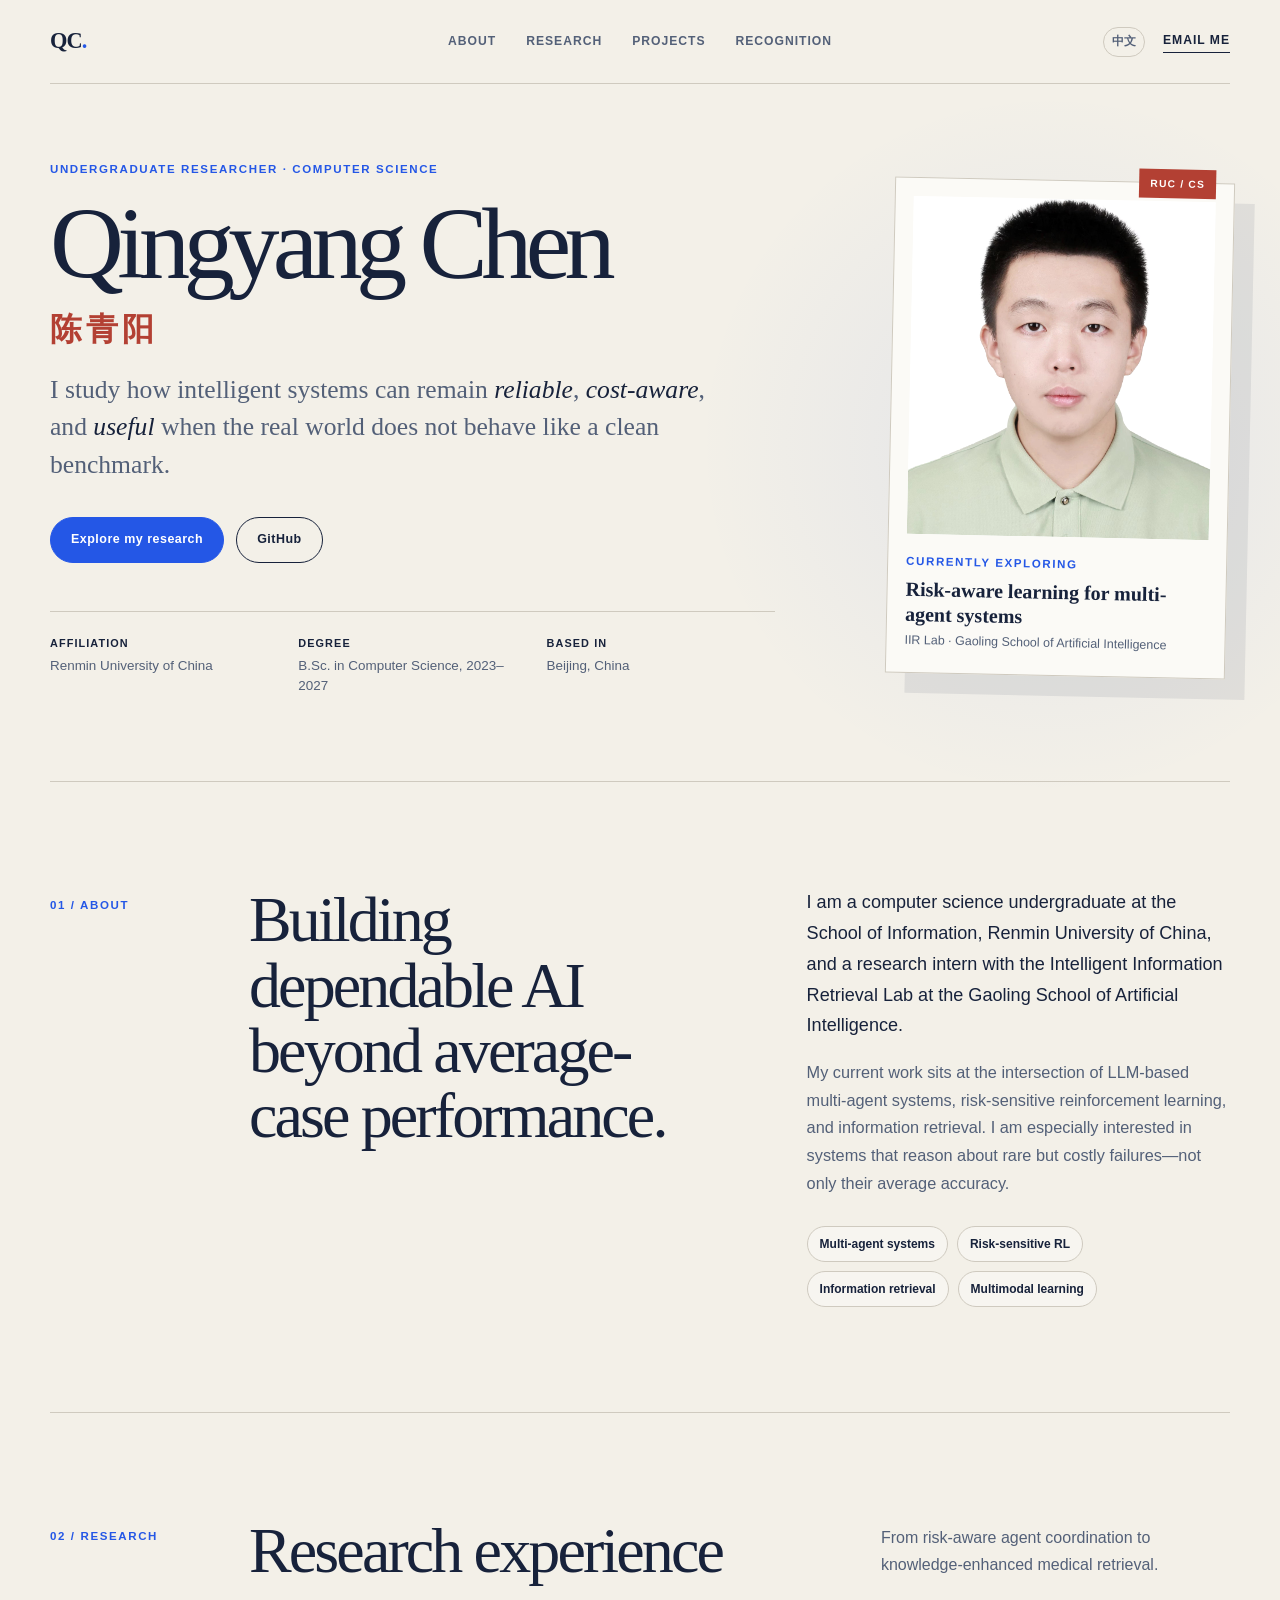
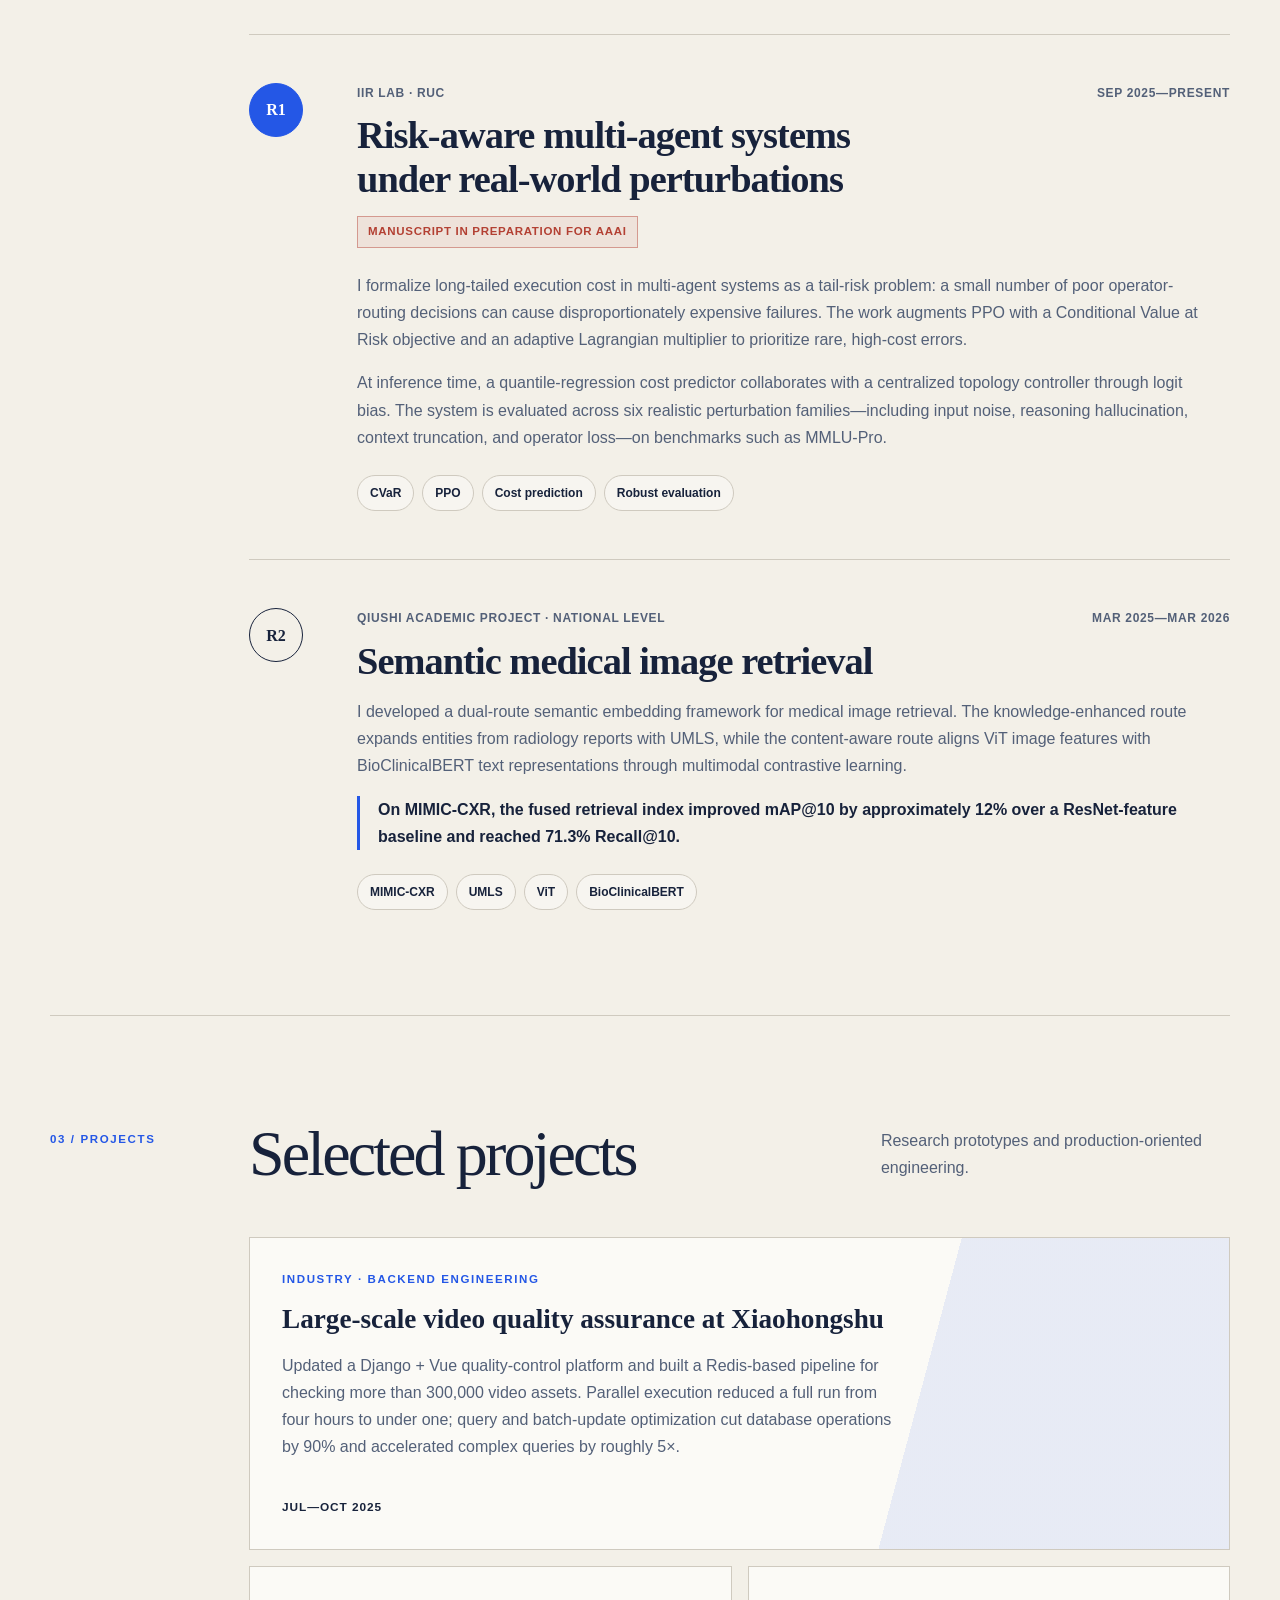
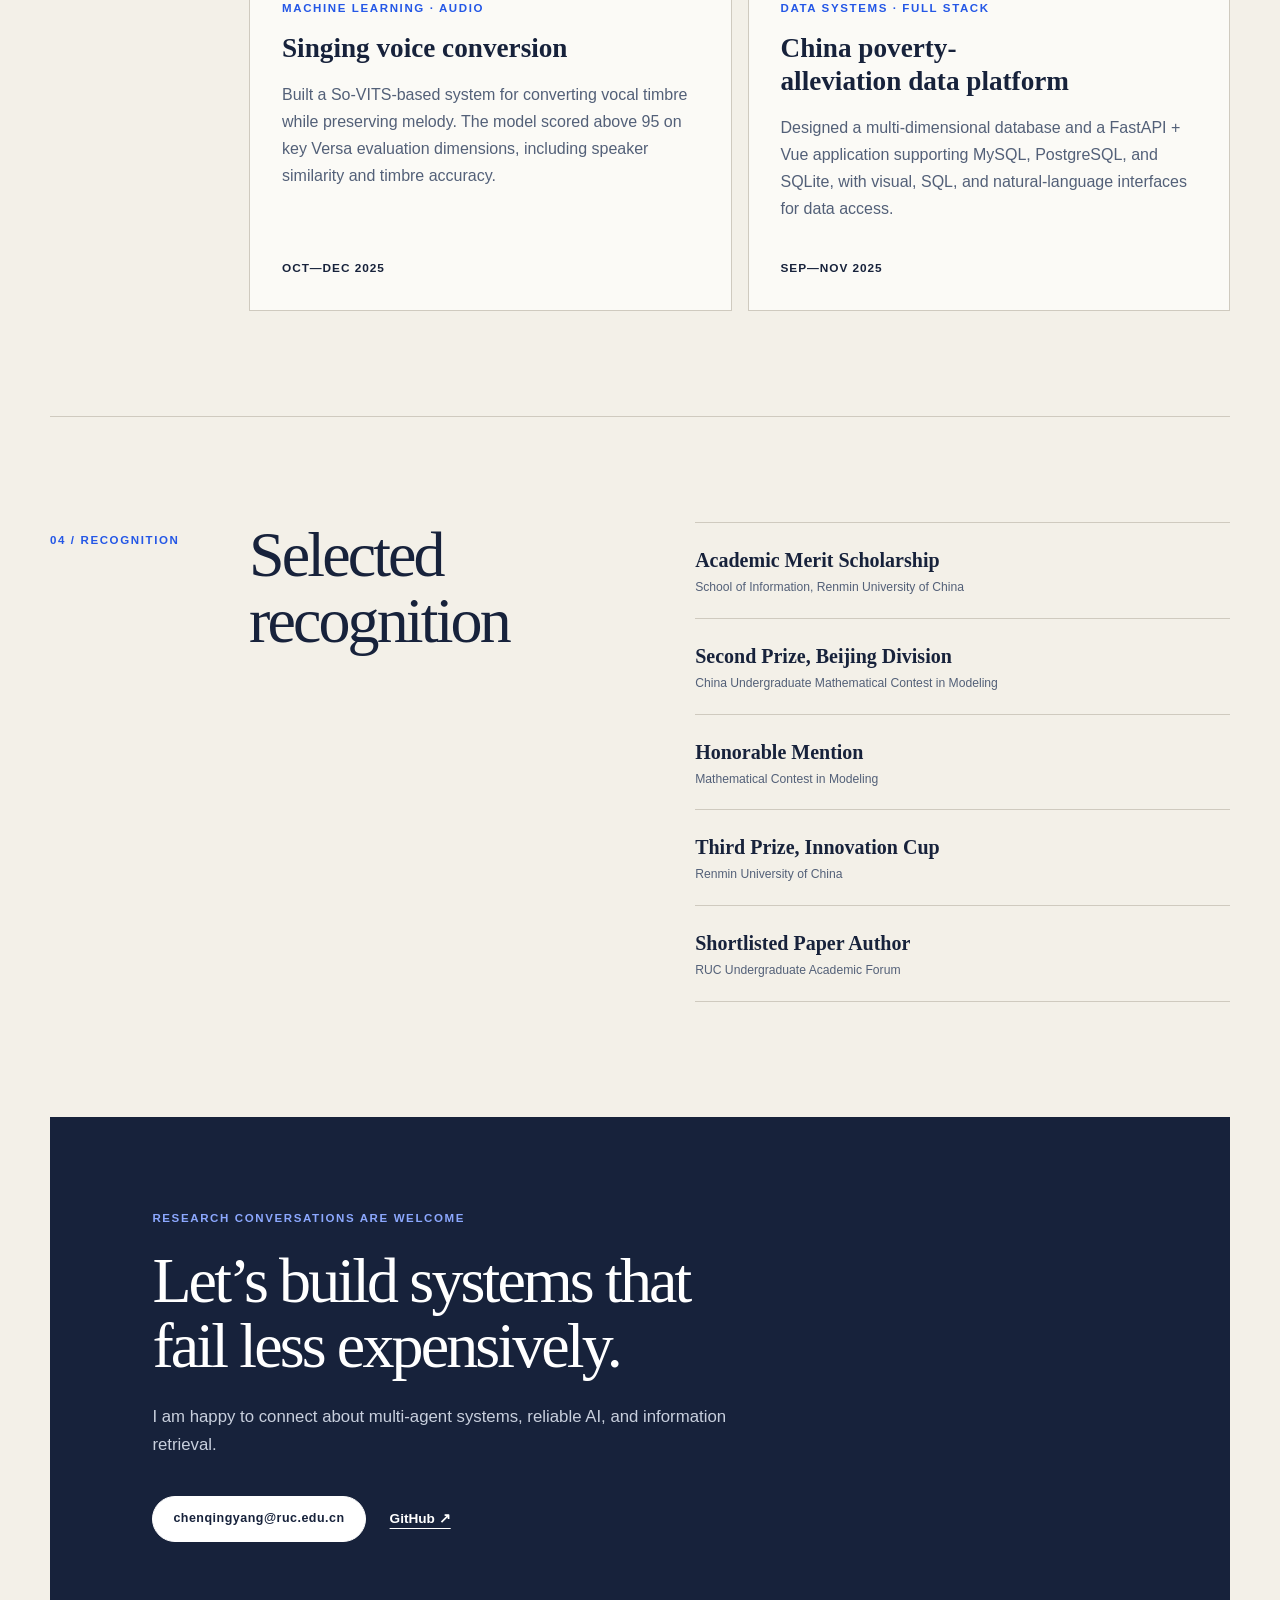
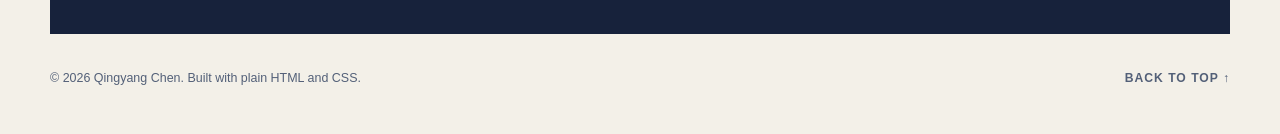
<file: index.html>
<!doctype html>
<html lang="en">
  <head>
    <meta charset="utf-8" />
    <meta name="viewport" content="width=device-width, initial-scale=1" />
    <meta
      name="description"
      content="Qingyang Chen is an undergraduate researcher at Renmin University of China, working on reliable multi-agent systems, risk-sensitive learning, and information retrieval."
    />
    <meta name="theme-color" content="#f3f0e8" />
    <meta property="og:title" content="Qingyang Chen · Academic Homepage" />
    <meta
      property="og:description"
      content="Undergraduate researcher working on reliable multi-agent systems, risk-sensitive learning, and information retrieval."
    />
    <meta property="og:type" content="website" />
    <meta property="og:url" content="https://anapplefish.github.io/" />
    <link rel="canonical" href="https://anapplefish.github.io/" />
    <link rel="alternate" hreflang="en" href="https://anapplefish.github.io/" />
    <link rel="alternate" hreflang="zh-CN" href="https://anapplefish.github.io/zh/" />
    <link rel="alternate" hreflang="x-default" href="https://anapplefish.github.io/" />
    <title>Qingyang Chen · Academic Homepage</title>
    <link rel="stylesheet" href="styles.css" />
  </head>
  <body>
    <a class="skip-link" href="#main">Skip to content</a>

    <header class="site-header">
      <a class="wordmark" href="#top" aria-label="Qingyang Chen, home">
        QC<span class="wordmark-dot">.</span>
      </a>
      <nav aria-label="Primary navigation">
        <a href="#about">About</a>
        <a href="#research">Research</a>
        <a href="#projects">Projects</a>
        <a href="#recognition">Recognition</a>
      </nav>
      <div class="header-tools">
        <a class="lang-switch" href="zh/" lang="zh-CN" aria-label="切换到中文">中文</a>
        <a class="header-contact" href="mailto:chenqingyang@ruc.edu.cn">Email me</a>
      </div>
    </header>

    <main id="main">
      <section class="hero" id="top" aria-labelledby="hero-title">
        <div class="hero-copy">
          <p class="eyebrow">Undergraduate researcher · Computer science</p>
          <h1 id="hero-title">Qingyang Chen <span lang="zh-CN">陈青阳</span></h1>
          <p class="hero-lede">
            I study how intelligent systems can remain <em>reliable</em>,
            <em>cost-aware</em>, and <em>useful</em> when the real world does not
            behave like a clean benchmark.
          </p>
          <div class="hero-actions">
            <a class="button button-primary" href="#research">Explore my research</a>
            <a class="button button-secondary" href="https://github.com/anapplefish">GitHub</a>
          </div>
          <ul class="hero-facts" aria-label="Affiliation and status">
            <li><span>Affiliation</span>Renmin University of China</li>
            <li><span>Degree</span>B.Sc. in Computer Science, 2023–2027</li>
            <li><span>Based in</span>Beijing, China</li>
          </ul>
        </div>

        <aside class="portrait-card" aria-label="Profile portrait and current focus">
          <div class="portrait-frame">
            <img
              src="assets/profile.jpg"
              width="2098"
              height="2998"
              alt="Portrait of Qingyang Chen"
            />
          </div>
          <p class="portrait-label">Currently exploring</p>
          <p class="portrait-focus">Risk-aware learning for multi-agent systems</p>
          <p class="portrait-meta">IIR Lab · Gaoling School of Artificial Intelligence</p>
        </aside>
      </section>

      <section class="section about" id="about" aria-labelledby="about-title">
        <div class="section-kicker">01 / About</div>
        <div class="section-content about-grid">
          <h2 id="about-title">Building dependable AI beyond average-case performance.</h2>
          <div class="about-copy">
            <p>
              I am a computer science undergraduate at the School of Information,
              Renmin University of China, and a research intern with the Intelligent
              Information Retrieval Lab at the Gaoling School of Artificial
              Intelligence.
            </p>
            <p>
              My current work sits at the intersection of LLM-based multi-agent
              systems, risk-sensitive reinforcement learning, and information
              retrieval. I am especially interested in systems that reason about
              rare but costly failures—not only their average accuracy.
            </p>
            <div class="interest-list" aria-label="Research interests">
              <span>Multi-agent systems</span>
              <span>Risk-sensitive RL</span>
              <span>Information retrieval</span>
              <span>Multimodal learning</span>
            </div>
          </div>
        </div>
      </section>

      <section class="section research" id="research" aria-labelledby="research-title">
        <div class="section-kicker">02 / Research</div>
        <div class="section-content">
          <div class="section-heading-row">
            <h2 id="research-title">Research experience</h2>
            <p>From risk-aware agent coordination to knowledge-enhanced medical retrieval.</p>
          </div>

          <article class="research-card research-card-featured">
            <div class="research-index">R1</div>
            <div class="research-body">
              <div class="research-meta">
                <span>IIR Lab · RUC</span>
                <span>Sep 2025—Present</span>
              </div>
              <h3>Risk-aware multi-agent systems under real-world perturbations</h3>
              <p class="status-pill">Manuscript in preparation for AAAI</p>
              <p>
                I formalize long-tailed execution cost in multi-agent systems as a
                tail-risk problem: a small number of poor operator-routing decisions
                can cause disproportionately expensive failures. The work augments PPO
                with a Conditional Value at Risk objective and an adaptive Lagrangian
                multiplier to prioritize rare, high-cost errors.
              </p>
              <p>
                At inference time, a quantile-regression cost predictor collaborates
                with a centralized topology controller through logit bias. The system
                is evaluated across six realistic perturbation families—including
                input noise, reasoning hallucination, context truncation, and operator
                loss—on benchmarks such as MMLU-Pro.
              </p>
              <ul class="tag-list" aria-label="Methods used">
                <li>CVaR</li>
                <li>PPO</li>
                <li>Cost prediction</li>
                <li>Robust evaluation</li>
              </ul>
            </div>
          </article>

          <article class="research-card">
            <div class="research-index">R2</div>
            <div class="research-body">
              <div class="research-meta">
                <span>Qiushi Academic Project · National level</span>
                <span>Mar 2025—Mar 2026</span>
              </div>
              <h3>Semantic medical image retrieval</h3>
              <p>
                I developed a dual-route semantic embedding framework for medical
                image retrieval. The knowledge-enhanced route expands entities from
                radiology reports with UMLS, while the content-aware route aligns ViT
                image features with BioClinicalBERT text representations through
                multimodal contrastive learning.
              </p>
              <p class="result-line">
                On MIMIC-CXR, the fused retrieval index improved mAP@10 by approximately
                12% over a ResNet-feature baseline and reached 71.3% Recall@10.
              </p>
              <ul class="tag-list" aria-label="Methods used">
                <li>MIMIC-CXR</li>
                <li>UMLS</li>
                <li>ViT</li>
                <li>BioClinicalBERT</li>
              </ul>
            </div>
          </article>
        </div>
      </section>

      <section class="section projects" id="projects" aria-labelledby="projects-title">
        <div class="section-kicker">03 / Projects</div>
        <div class="section-content">
          <div class="section-heading-row">
            <h2 id="projects-title">Selected projects</h2>
            <p>Research prototypes and production-oriented engineering.</p>
          </div>

          <div class="project-grid">
            <article class="project-card project-card-wide">
              <p class="project-type">Industry · Backend engineering</p>
              <h3>Large-scale video quality assurance at Xiaohongshu</h3>
              <p>
                Updated a Django + Vue quality-control platform and built a Redis-based
                pipeline for checking more than 300,000 video assets. Parallel execution
                reduced a full run from four hours to under one; query and batch-update
                optimization cut database operations by 90% and accelerated complex
                queries by roughly 5×.
              </p>
              <p class="project-date">Jul—Oct 2025</p>
            </article>

            <article class="project-card">
              <p class="project-type">Machine learning · Audio</p>
              <h3>Singing voice conversion</h3>
              <p>
                Built a So-VITS-based system for converting vocal timbre while
                preserving melody. The model scored above 95 on key Versa evaluation
                dimensions, including speaker similarity and timbre accuracy.
              </p>
              <p class="project-date">Oct—Dec 2025</p>
            </article>

            <article class="project-card">
              <p class="project-type">Data systems · Full stack</p>
              <h3>China poverty-alleviation data platform</h3>
              <p>
                Designed a multi-dimensional database and a FastAPI + Vue application
                supporting MySQL, PostgreSQL, and SQLite, with visual, SQL, and
                natural-language interfaces for data access.
              </p>
              <p class="project-date">Sep—Nov 2025</p>
            </article>
          </div>
        </div>
      </section>

      <section class="section recognition" id="recognition" aria-labelledby="recognition-title">
        <div class="section-kicker">04 / Recognition</div>
        <div class="section-content recognition-grid">
          <h2 id="recognition-title">Selected recognition</h2>
          <ul class="recognition-list">
            <li><span>Academic Merit Scholarship</span><small>School of Information, Renmin University of China</small></li>
            <li><span>Second Prize, Beijing Division</span><small>China Undergraduate Mathematical Contest in Modeling</small></li>
            <li><span>Honorable Mention</span><small>Mathematical Contest in Modeling</small></li>
            <li><span>Third Prize, Innovation Cup</span><small>Renmin University of China</small></li>
            <li><span>Shortlisted Paper Author</span><small>RUC Undergraduate Academic Forum</small></li>
          </ul>
        </div>
      </section>

      <section class="contact" aria-labelledby="contact-title">
        <p class="eyebrow">Research conversations are welcome</p>
        <h2 id="contact-title">Let’s build systems that fail less expensively.</h2>
        <p>
          I am happy to connect about multi-agent systems, reliable AI, and
          information retrieval.
        </p>
        <div class="contact-links">
          <a class="button button-light" href="mailto:chenqingyang@ruc.edu.cn">chenqingyang@ruc.edu.cn</a>
          <a class="text-link" href="https://github.com/anapplefish">GitHub ↗</a>
        </div>
      </section>
    </main>

    <footer>
      <p>© 2026 Qingyang Chen. Built with plain HTML and CSS.</p>
      <a href="#top">Back to top ↑</a>
    </footer>
  </body>
</html>
</file>
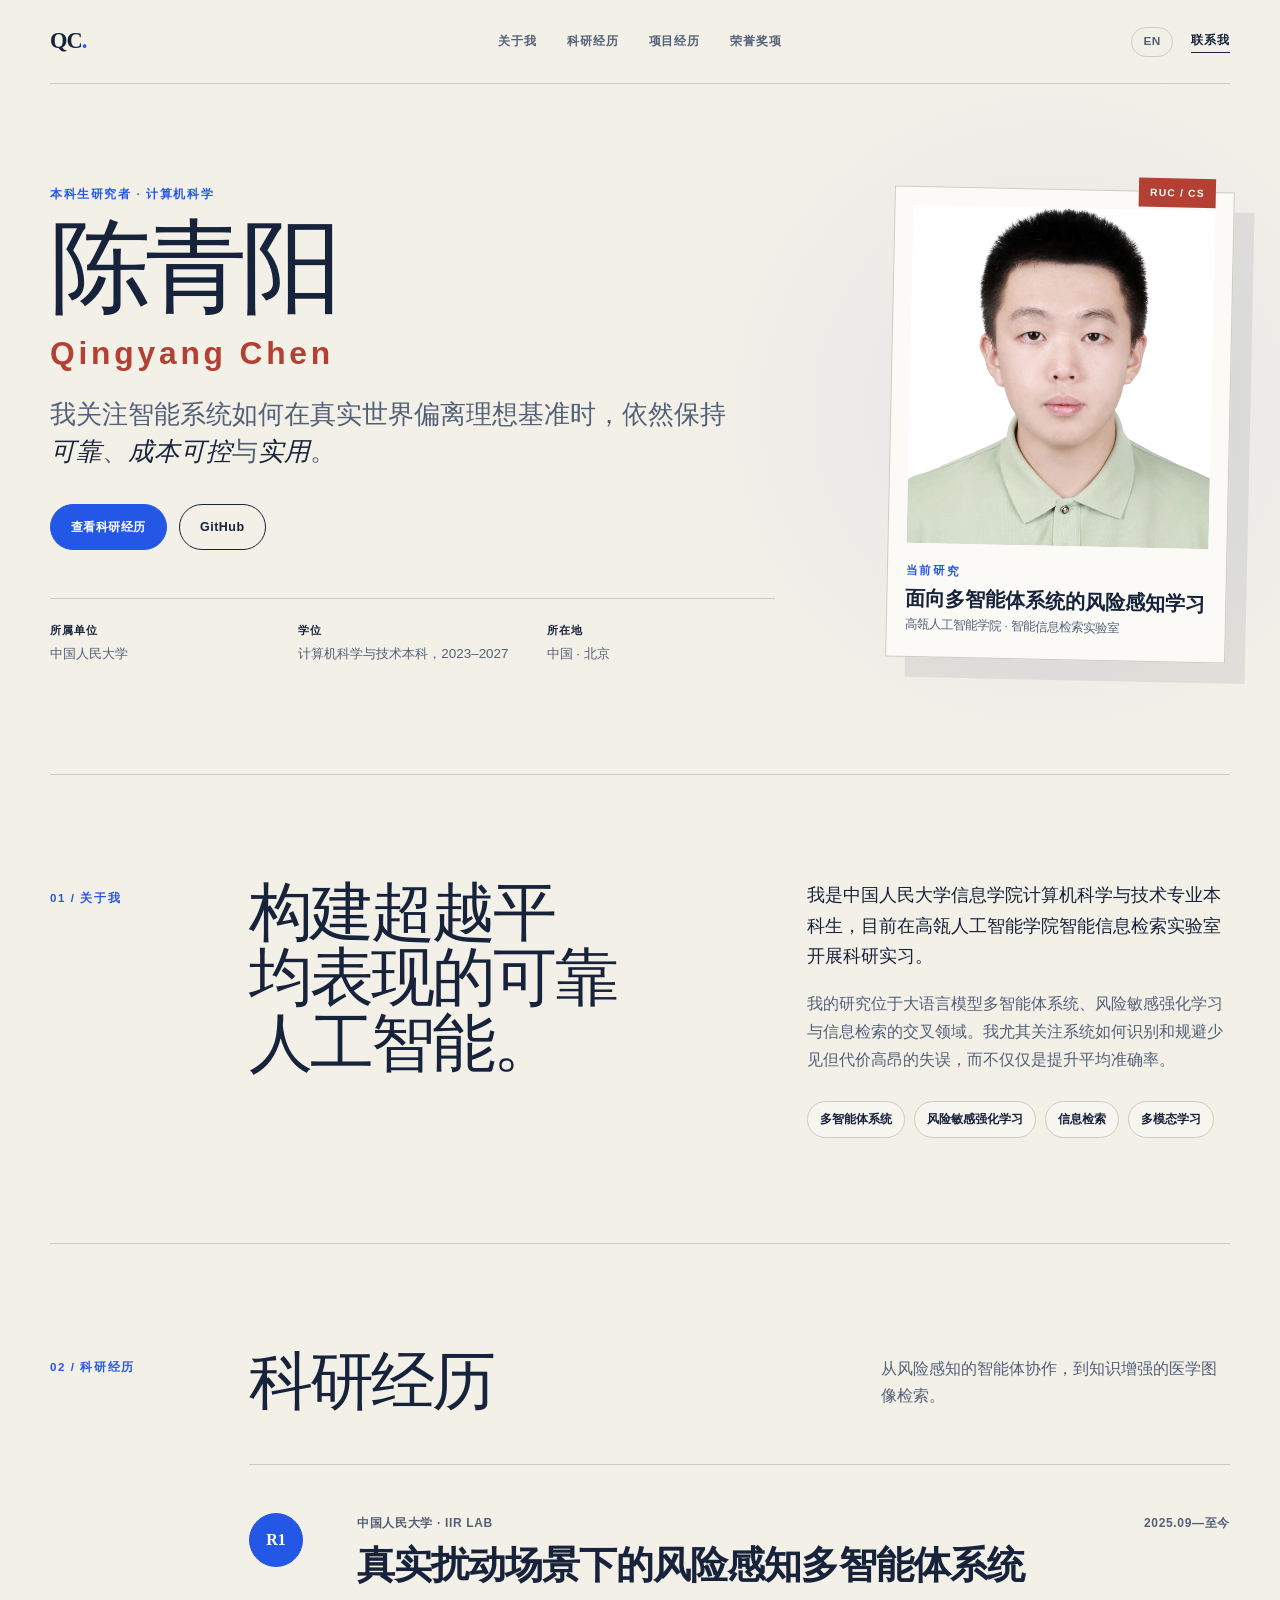
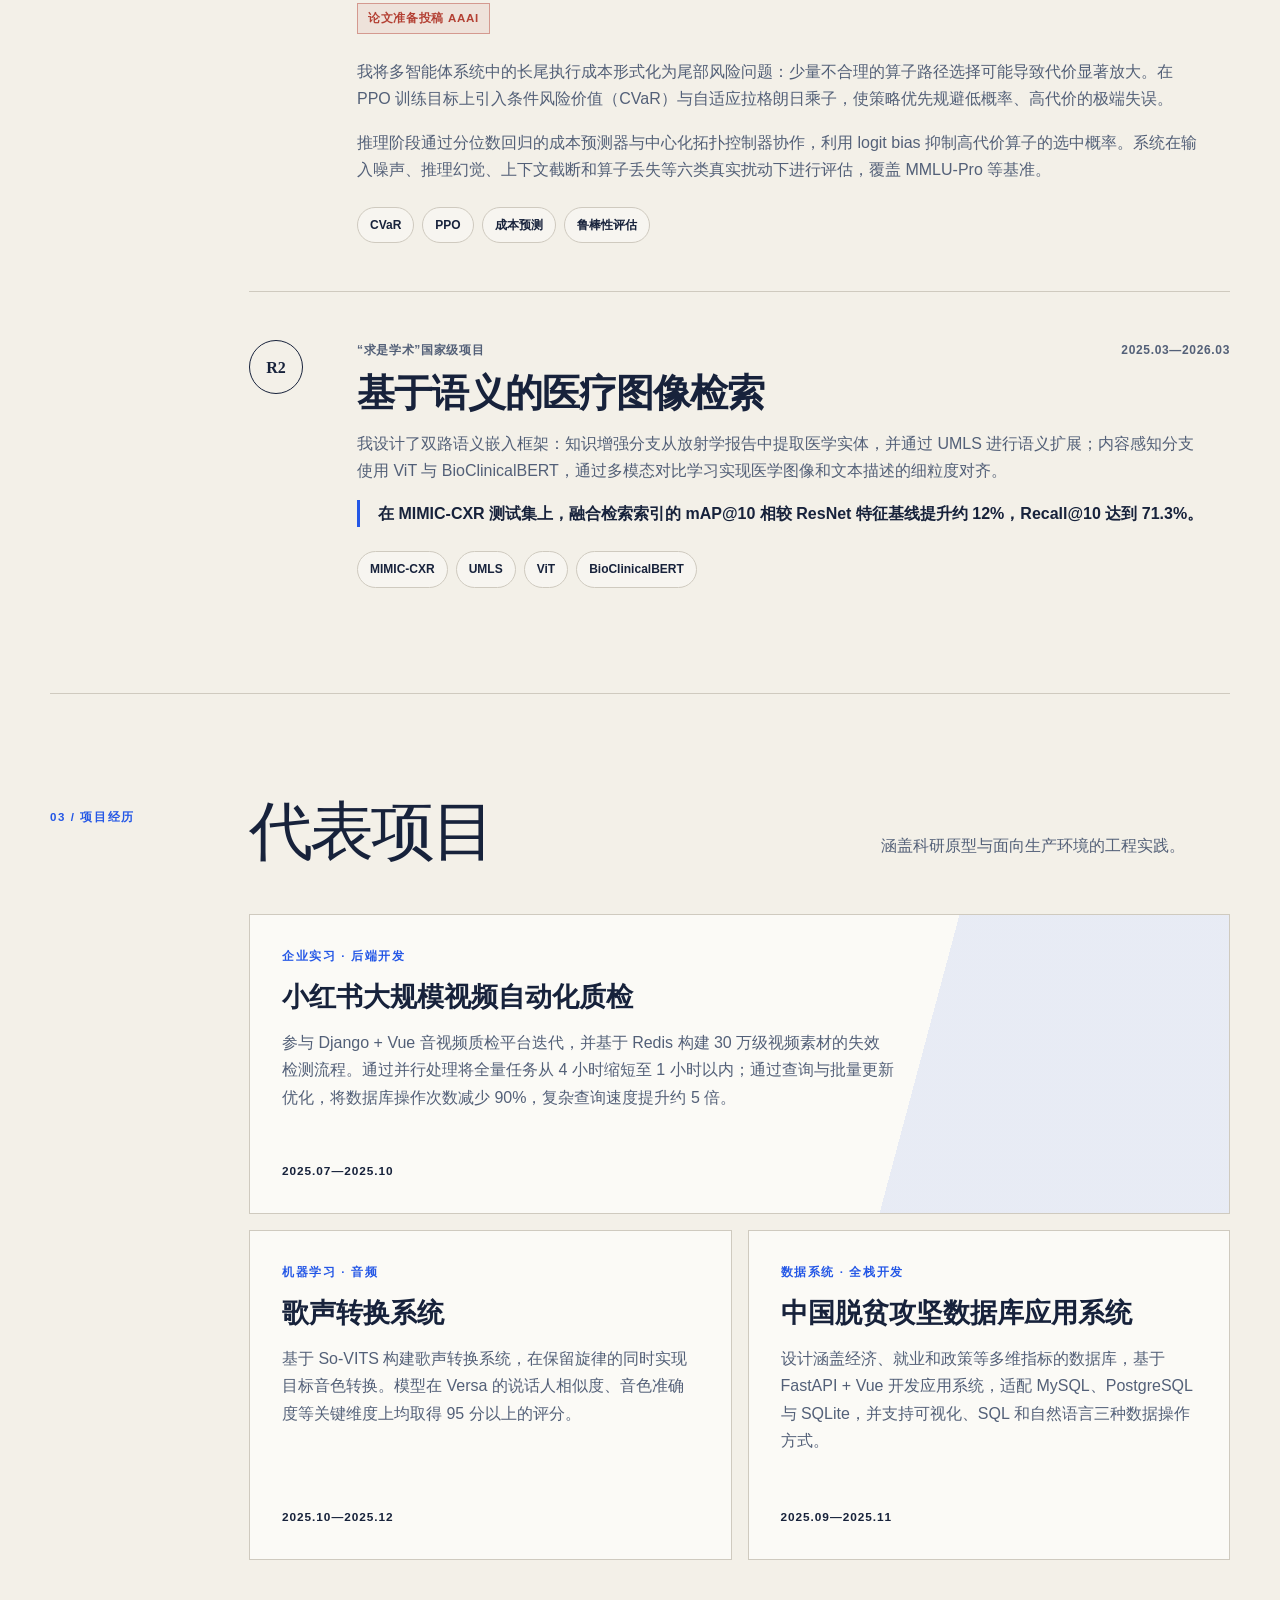
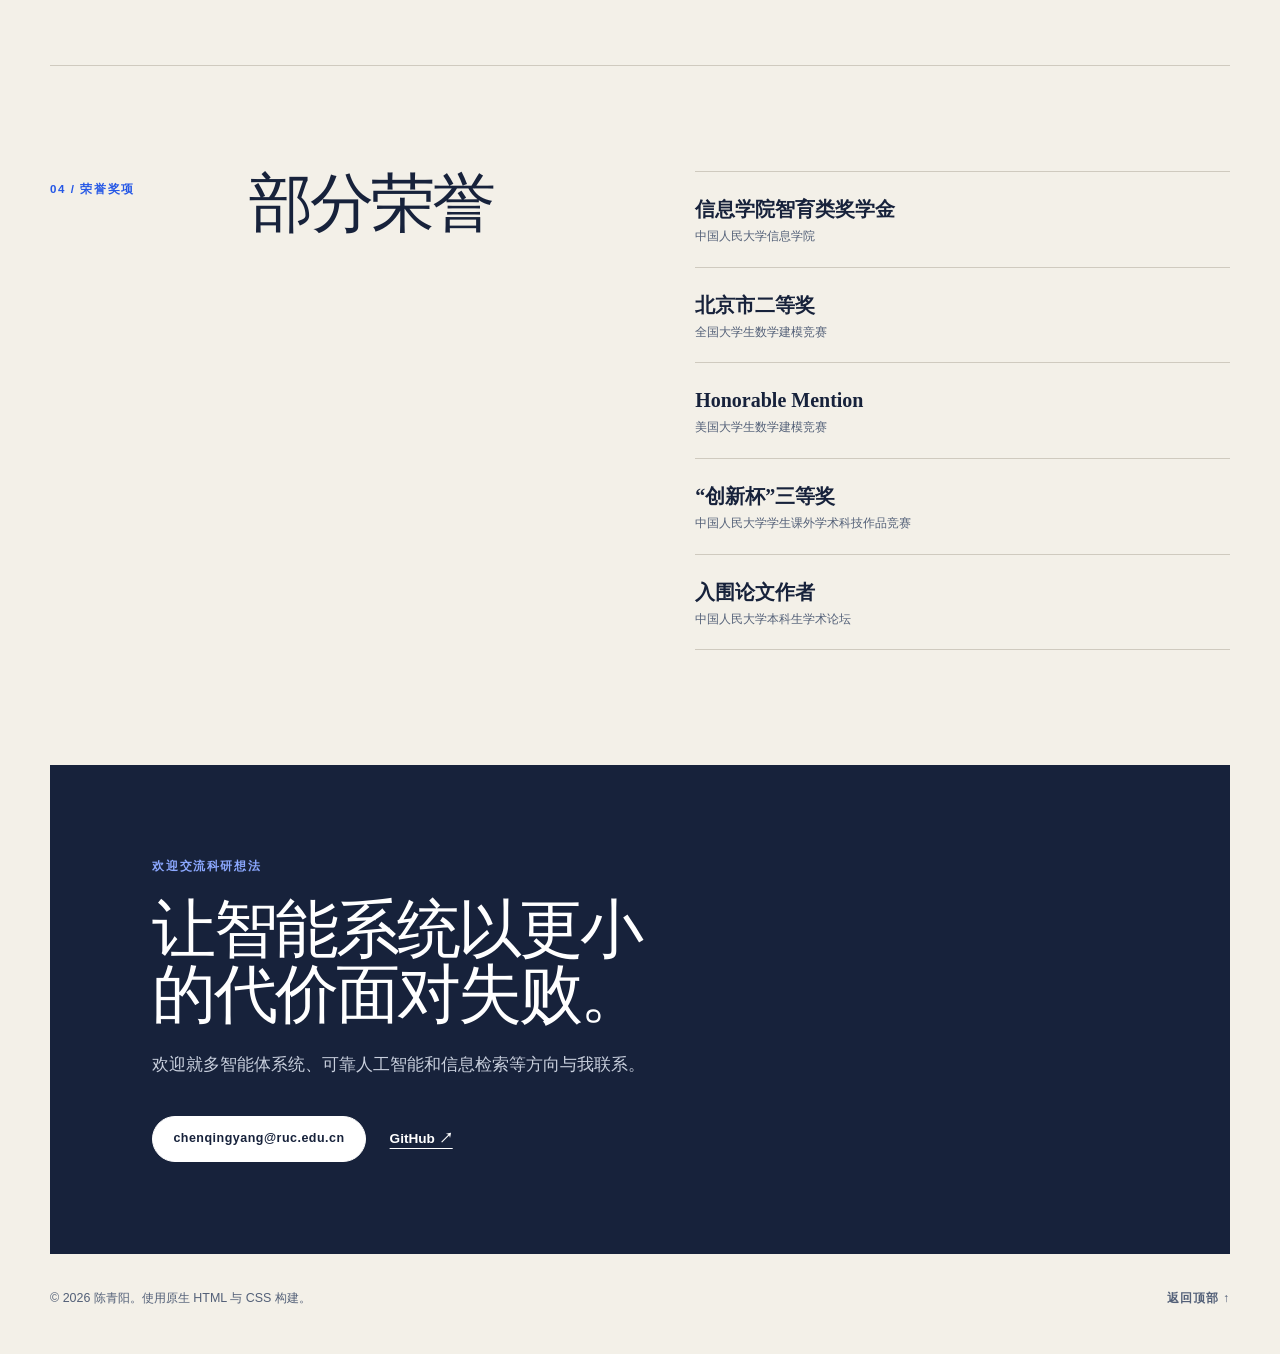
<file: zh/index.html>
<!doctype html>
<html lang="zh-CN">
  <head>
    <meta charset="utf-8" />
    <meta name="viewport" content="width=device-width, initial-scale=1" />
    <meta
      name="description"
      content="陈青阳，中国人民大学计算机科学本科生，研究方向包括可靠多智能体系统、风险敏感学习、信息检索与多模态学习。"
    />
    <meta name="theme-color" content="#f3f0e8" />
    <meta property="og:title" content="陈青阳 · 学术个人主页" />
    <meta
      property="og:description"
      content="关注可靠多智能体系统、风险敏感学习、信息检索与多模态学习的本科生研究者。"
    />
    <meta property="og:type" content="website" />
    <meta property="og:url" content="https://anapplefish.github.io/zh/" />
    <link rel="canonical" href="https://anapplefish.github.io/zh/" />
    <link rel="alternate" hreflang="en" href="https://anapplefish.github.io/" />
    <link rel="alternate" hreflang="zh-CN" href="https://anapplefish.github.io/zh/" />
    <link rel="alternate" hreflang="x-default" href="https://anapplefish.github.io/" />
    <title>陈青阳 · 学术个人主页</title>
    <link rel="stylesheet" href="../styles.css" />
  </head>
  <body>
    <a class="skip-link" href="#main">跳转到正文</a>

    <header class="site-header">
      <a class="wordmark" href="#top" aria-label="陈青阳，返回首页">
        QC<span class="wordmark-dot">.</span>
      </a>
      <nav aria-label="主导航">
        <a href="#about">关于我</a>
        <a href="#research">科研经历</a>
        <a href="#projects">项目经历</a>
        <a href="#recognition">荣誉奖项</a>
      </nav>
      <div class="header-tools">
        <a class="lang-switch" href="../" lang="en" aria-label="Switch to English">EN</a>
        <a class="header-contact" href="mailto:chenqingyang@ruc.edu.cn">联系我</a>
      </div>
    </header>

    <main id="main">
      <section class="hero" id="top" aria-labelledby="hero-title">
        <div class="hero-copy">
          <p class="eyebrow">本科生研究者 · 计算机科学</p>
          <h1 id="hero-title">陈青阳 <span lang="en">Qingyang Chen</span></h1>
          <p class="hero-lede">
            我关注智能系统如何在真实世界偏离理想基准时，依然保持
            <em>可靠</em>、<em>成本可控</em>与<em>实用</em>。
          </p>
          <div class="hero-actions">
            <a class="button button-primary" href="#research">查看科研经历</a>
            <a class="button button-secondary" href="https://github.com/anapplefish">GitHub</a>
          </div>
          <ul class="hero-facts" aria-label="教育和研究信息">
            <li><span>所属单位</span>中国人民大学</li>
            <li><span>学位</span>计算机科学与技术本科，2023–2027</li>
            <li><span>所在地</span>中国 · 北京</li>
          </ul>
        </div>

        <aside class="portrait-card" aria-label="个人照片和当前研究方向">
          <div class="portrait-frame">
            <img
              src="../assets/profile.jpg"
              width="2098"
              height="2998"
              alt="陈青阳的个人照片"
            />
          </div>
          <p class="portrait-label">当前研究</p>
          <p class="portrait-focus">面向多智能体系统的风险感知学习</p>
          <p class="portrait-meta">高瓴人工智能学院 · 智能信息检索实验室</p>
        </aside>
      </section>

      <section class="section about" id="about" aria-labelledby="about-title">
        <div class="section-kicker">01 / 关于我</div>
        <div class="section-content about-grid">
          <h2 id="about-title">构建超越平均表现的可靠人工智能。</h2>
          <div class="about-copy">
            <p>
              我是中国人民大学信息学院计算机科学与技术专业本科生，目前在高瓴人工智能学院智能信息检索实验室开展科研实习。
            </p>
            <p>
              我的研究位于大语言模型多智能体系统、风险敏感强化学习与信息检索的交叉领域。我尤其关注系统如何识别和规避少见但代价高昂的失误，而不仅仅是提升平均准确率。
            </p>
            <div class="interest-list" aria-label="研究兴趣">
              <span>多智能体系统</span>
              <span>风险敏感强化学习</span>
              <span>信息检索</span>
              <span>多模态学习</span>
            </div>
          </div>
        </div>
      </section>

      <section class="section research" id="research" aria-labelledby="research-title">
        <div class="section-kicker">02 / 科研经历</div>
        <div class="section-content">
          <div class="section-heading-row">
            <h2 id="research-title">科研经历</h2>
            <p>从风险感知的智能体协作，到知识增强的医学图像检索。</p>
          </div>

          <article class="research-card research-card-featured">
            <div class="research-index">R1</div>
            <div class="research-body">
              <div class="research-meta">
                <span>中国人民大学 · IIR Lab</span>
                <span>2025.09—至今</span>
              </div>
              <h3>真实扰动场景下的风险感知多智能体系统</h3>
              <p class="status-pill">论文准备投稿 AAAI</p>
              <p>
                我将多智能体系统中的长尾执行成本形式化为尾部风险问题：少量不合理的算子路径选择可能导致代价显著放大。在 PPO 训练目标上引入条件风险价值（CVaR）与自适应拉格朗日乘子，使策略优先规避低概率、高代价的极端失误。
              </p>
              <p>
                推理阶段通过分位数回归的成本预测器与中心化拓扑控制器协作，利用 logit bias 抑制高代价算子的选中概率。系统在输入噪声、推理幻觉、上下文截断和算子丢失等六类真实扰动下进行评估，覆盖 MMLU-Pro 等基准。
              </p>
              <ul class="tag-list" aria-label="使用的方法">
                <li>CVaR</li>
                <li>PPO</li>
                <li>成本预测</li>
                <li>鲁棒性评估</li>
              </ul>
            </div>
          </article>

          <article class="research-card">
            <div class="research-index">R2</div>
            <div class="research-body">
              <div class="research-meta">
                <span>“求是学术”国家级项目</span>
                <span>2025.03—2026.03</span>
              </div>
              <h3>基于语义的医疗图像检索</h3>
              <p>
                我设计了双路语义嵌入框架：知识增强分支从放射学报告中提取医学实体，并通过 UMLS 进行语义扩展；内容感知分支使用 ViT 与 BioClinicalBERT，通过多模态对比学习实现医学图像和文本描述的细粒度对齐。
              </p>
              <p class="result-line">
                在 MIMIC-CXR 测试集上，融合检索索引的 mAP@10 相较 ResNet 特征基线提升约 12%，Recall@10 达到 71.3%。
              </p>
              <ul class="tag-list" aria-label="使用的方法">
                <li>MIMIC-CXR</li>
                <li>UMLS</li>
                <li>ViT</li>
                <li>BioClinicalBERT</li>
              </ul>
            </div>
          </article>
        </div>
      </section>

      <section class="section projects" id="projects" aria-labelledby="projects-title">
        <div class="section-kicker">03 / 项目经历</div>
        <div class="section-content">
          <div class="section-heading-row">
            <h2 id="projects-title">代表项目</h2>
            <p>涵盖科研原型与面向生产环境的工程实践。</p>
          </div>

          <div class="project-grid">
            <article class="project-card project-card-wide">
              <p class="project-type">企业实习 · 后端开发</p>
              <h3>小红书大规模视频自动化质检</h3>
              <p>
                参与 Django + Vue 音视频质检平台迭代，并基于 Redis 构建 30 万级视频素材的失效检测流程。通过并行处理将全量任务从 4 小时缩短至 1 小时以内；通过查询与批量更新优化，将数据库操作次数减少 90%，复杂查询速度提升约 5 倍。
              </p>
              <p class="project-date">2025.07—2025.10</p>
            </article>

            <article class="project-card">
              <p class="project-type">机器学习 · 音频</p>
              <h3>歌声转换系统</h3>
              <p>
                基于 So-VITS 构建歌声转换系统，在保留旋律的同时实现目标音色转换。模型在 Versa 的说话人相似度、音色准确度等关键维度上均取得 95 分以上的评分。
              </p>
              <p class="project-date">2025.10—2025.12</p>
            </article>

            <article class="project-card">
              <p class="project-type">数据系统 · 全栈开发</p>
              <h3>中国脱贫攻坚数据库应用系统</h3>
              <p>
                设计涵盖经济、就业和政策等多维指标的数据库，基于 FastAPI + Vue 开发应用系统，适配 MySQL、PostgreSQL 与 SQLite，并支持可视化、SQL 和自然语言三种数据操作方式。
              </p>
              <p class="project-date">2025.09—2025.11</p>
            </article>
          </div>
        </div>
      </section>

      <section class="section recognition" id="recognition" aria-labelledby="recognition-title">
        <div class="section-kicker">04 / 荣誉奖项</div>
        <div class="section-content recognition-grid">
          <h2 id="recognition-title">部分荣誉</h2>
          <ul class="recognition-list">
            <li><span>信息学院智育类奖学金</span><small>中国人民大学信息学院</small></li>
            <li><span>北京市二等奖</span><small>全国大学生数学建模竞赛</small></li>
            <li><span>Honorable Mention</span><small>美国大学生数学建模竞赛</small></li>
            <li><span>“创新杯”三等奖</span><small>中国人民大学学生课外学术科技作品竞赛</small></li>
            <li><span>入围论文作者</span><small>中国人民大学本科生学术论坛</small></li>
          </ul>
        </div>
      </section>

      <section class="contact" aria-labelledby="contact-title">
        <p class="eyebrow">欢迎交流科研想法</p>
        <h2 id="contact-title">让智能系统以更小的代价面对失败。</h2>
        <p>
          欢迎就多智能体系统、可靠人工智能和信息检索等方向与我联系。
        </p>
        <div class="contact-links">
          <a class="button button-light" href="mailto:chenqingyang@ruc.edu.cn">chenqingyang@ruc.edu.cn</a>
          <a class="text-link" href="https://github.com/anapplefish">GitHub ↗</a>
        </div>
      </section>
    </main>

    <footer>
      <p>© 2026 陈青阳。使用原生 HTML 与 CSS 构建。</p>
      <a href="#top">返回顶部 ↑</a>
    </footer>
  </body>
</html>
</file>
<file: styles.css>
:root {
  --paper: #f3f0e8;
  --paper-light: #fbfaf6;
  --ink: #17223b;
  --ink-soft: #536078;
  --blue: #2457e6;
  --blue-dark: #173aa4;
  --line: #cfcabf;
  --red: #b34033;
  --serif: Georgia, "Times New Roman", "Noto Serif", serif;
  --sans: Inter, ui-sans-serif, -apple-system, BlinkMacSystemFont, "Segoe UI",
    "Noto Sans", "Microsoft YaHei", sans-serif;
  --page: min(1180px, calc(100vw - 48px));
}

* { box-sizing: border-box; }
html { scroll-behavior: smooth; }

body {
  margin: 0;
  background:
    radial-gradient(circle at 82% 9%, rgba(36, 87, 230, 0.08), transparent 22rem),
    var(--paper);
  color: var(--ink);
  font-family: var(--sans);
  font-size: 16px;
  line-height: 1.7;
  text-rendering: optimizeLegibility;
}

a { color: inherit; }

.skip-link {
  position: fixed;
  z-index: 100;
  top: 12px;
  left: 12px;
  transform: translateY(-160%);
  background: var(--ink);
  color: white;
  padding: 8px 14px;
  border-radius: 4px;
}

.skip-link:focus { transform: translateY(0); }

.site-header {
  width: var(--page);
  height: 84px;
  margin: 0 auto;
  display: grid;
  grid-template-columns: 1fr auto 1fr;
  align-items: center;
  border-bottom: 1px solid var(--line);
}

.wordmark {
  justify-self: start;
  font-family: var(--serif);
  font-size: 1.4rem;
  font-weight: 700;
  text-decoration: none;
  letter-spacing: -0.04em;
}

.wordmark-dot { color: var(--blue); }
nav { display: flex; gap: 30px; }

nav a,
.header-contact,
footer a {
  font-size: 0.76rem;
  font-weight: 750;
  letter-spacing: 0.08em;
  text-decoration: none;
  text-transform: uppercase;
}

nav a { color: var(--ink-soft); }

nav a:hover,
nav a:focus-visible,
.header-contact:hover,
.header-contact:focus-visible { color: var(--blue); }

.header-contact {
  padding-bottom: 2px;
  border-bottom: 1px solid currentColor;
}

.header-tools {
  justify-self: end;
  display: flex;
  align-items: center;
  gap: 18px;
}

.lang-switch {
  display: inline-flex;
  min-width: 42px;
  height: 30px;
  align-items: center;
  justify-content: center;
  border: 1px solid var(--line);
  border-radius: 999px;
  color: var(--ink-soft);
  font-size: 0.74rem;
  font-weight: 800;
  letter-spacing: 0.04em;
  line-height: 1;
  text-decoration: none;
  transition: border-color 160ms ease, color 160ms ease, background 160ms ease;
}

.lang-switch:hover,
.lang-switch:focus-visible {
  border-color: var(--blue);
  background: rgba(36, 87, 230, 0.06);
  color: var(--blue);
}

.hero {
  width: var(--page);
  min-height: 690px;
  margin: 0 auto;
  display: grid;
  grid-template-columns: minmax(0, 1fr) 340px;
  gap: 9vw;
  align-items: center;
  padding: 76px 0 86px;
}

.eyebrow,
.section-kicker,
.portrait-label,
.project-type {
  margin: 0;
  color: var(--blue);
  font-size: 0.72rem;
  font-weight: 800;
  letter-spacing: 0.14em;
  text-transform: uppercase;
}

h1, h2, h3, p { margin-top: 0; }
h1, h2, h3 { text-wrap: balance; }

h1 {
  max-width: 770px;
  margin: 18px 0 28px;
  font-family: var(--serif);
  font-size: clamp(4rem, 8vw, 7.4rem);
  font-weight: 500;
  letter-spacing: -0.065em;
  line-height: 0.9;
}

h1 span {
  display: block;
  margin-top: 25px;
  color: var(--red);
  font-family: var(--sans);
  font-size: 0.31em;
  font-weight: 650;
  letter-spacing: 0.12em;
}

.hero-lede {
  max-width: 690px;
  color: var(--ink-soft);
  font-family: var(--serif);
  font-size: clamp(1.28rem, 2vw, 1.7rem);
  line-height: 1.45;
}

.hero-lede em { color: var(--ink); }

.hero-actions {
  display: flex;
  flex-wrap: wrap;
  gap: 12px;
  margin: 34px 0 48px;
}

.button {
  display: inline-flex;
  align-items: center;
  justify-content: center;
  min-height: 46px;
  padding: 0 20px;
  border: 1px solid var(--ink);
  border-radius: 999px;
  font-size: 0.78rem;
  font-weight: 780;
  letter-spacing: 0.04em;
  text-decoration: none;
  transition: transform 160ms ease, background 160ms ease, color 160ms ease;
}

.button:hover,
.button:focus-visible { transform: translateY(-2px); }

.button-primary {
  border-color: var(--blue);
  background: var(--blue);
  color: white;
}

.button-primary:hover,
.button-primary:focus-visible { background: var(--blue-dark); }

.button-secondary:hover,
.button-secondary:focus-visible { background: var(--ink); color: white; }

.hero-facts {
  display: grid;
  grid-template-columns: repeat(3, 1fr);
  gap: 20px;
  margin: 0;
  padding: 24px 0 0;
  border-top: 1px solid var(--line);
  list-style: none;
  color: var(--ink-soft);
  font-size: 0.84rem;
  line-height: 1.45;
}

.hero-facts span {
  display: block;
  margin-bottom: 5px;
  color: var(--ink);
  font-size: 0.68rem;
  font-weight: 800;
  letter-spacing: 0.1em;
  text-transform: uppercase;
}

.portrait-card {
  position: relative;
  padding: 18px 18px 22px;
  background: var(--paper-light);
  border: 1px solid var(--line);
  box-shadow: 20px 20px 0 rgba(23, 34, 59, 0.08);
  transform: rotate(1.2deg);
}

.portrait-card::before {
  content: "RUC / CS";
  position: absolute;
  top: -14px;
  right: 18px;
  padding: 6px 11px;
  background: var(--red);
  color: white;
  font-size: 0.64rem;
  font-weight: 800;
  letter-spacing: 0.12em;
}

.portrait-frame {
  aspect-ratio: 1 / 1.12;
  overflow: hidden;
  background: #fff;
}

.portrait-frame img {
  width: 100%;
  height: 100%;
  object-fit: cover;
  object-position: center 32%;
  filter: saturate(0.88) contrast(1.03);
}

.portrait-label { margin-top: 18px; }

.portrait-focus {
  margin: 5px 0 4px;
  font-family: var(--serif);
  font-size: 1.25rem;
  font-weight: 700;
  line-height: 1.25;
}

.portrait-meta {
  margin: 0;
  color: var(--ink-soft);
  font-size: 0.78rem;
  line-height: 1.5;
}

.section {
  width: var(--page);
  margin: 0 auto;
  display: grid;
  grid-template-columns: 145px minmax(0, 1fr);
  gap: 54px;
  padding: 105px 0;
  border-top: 1px solid var(--line);
}

.section-kicker { padding-top: 9px; }

h2 {
  margin-bottom: 28px;
  font-family: var(--serif);
  font-size: clamp(2.45rem, 5vw, 4.9rem);
  font-weight: 500;
  letter-spacing: -0.045em;
  line-height: 1.02;
}

.about-grid {
  display: grid;
  grid-template-columns: 1.05fr 0.95fr;
  gap: 7vw;
  align-items: start;
}

.about-grid h2 { margin: 0; }

.about-copy {
  color: var(--ink-soft);
  font-size: 1.02rem;
}

.about-copy p:first-child { color: var(--ink); font-size: 1.13rem; }

.interest-list {
  display: flex;
  flex-wrap: wrap;
  gap: 9px;
  margin-top: 28px;
}

.interest-list span,
.tag-list li {
  border: 1px solid var(--line);
  border-radius: 999px;
  padding: 7px 12px;
  background: rgba(255, 255, 255, 0.34);
  color: var(--ink);
  font-size: 0.75rem;
  font-weight: 700;
}

.section-heading-row {
  display: grid;
  grid-template-columns: minmax(0, 1.25fr) minmax(220px, 0.75fr);
  gap: 50px;
  align-items: end;
  margin-bottom: 50px;
}

.section-heading-row h2 { margin: 0; }
.section-heading-row > p { margin: 0 0 5px; color: var(--ink-soft); }

.research-card {
  display: grid;
  grid-template-columns: 78px minmax(0, 1fr);
  gap: 30px;
  padding: 48px 0;
  border-top: 1px solid var(--line);
}

.research-card:last-child { padding-bottom: 0; }

.research-index {
  display: flex;
  width: 54px;
  height: 54px;
  align-items: center;
  justify-content: center;
  border: 1px solid var(--ink);
  border-radius: 50%;
  font-family: var(--serif);
  font-weight: 700;
}

.research-card-featured .research-index {
  border-color: var(--blue);
  background: var(--blue);
  color: white;
}

.research-meta {
  display: flex;
  justify-content: space-between;
  gap: 20px;
  margin-bottom: 10px;
  color: var(--ink-soft);
  font-size: 0.75rem;
  font-weight: 750;
  letter-spacing: 0.055em;
  text-transform: uppercase;
}

.research-body h3 {
  margin-bottom: 15px;
  font-family: var(--serif);
  font-size: clamp(1.8rem, 3vw, 2.65rem);
  font-weight: 600;
  letter-spacing: -0.025em;
  line-height: 1.15;
}

.research-body > p:not(.status-pill) { max-width: 850px; color: var(--ink-soft); }

.status-pill {
  display: inline-block;
  margin-bottom: 24px;
  padding: 5px 10px;
  border: 1px solid rgba(179, 64, 51, 0.45);
  background: rgba(179, 64, 51, 0.08);
  color: var(--red);
  font-size: 0.72rem;
  font-weight: 800;
  letter-spacing: 0.06em;
  text-transform: uppercase;
}

.result-line {
  padding-left: 18px;
  border-left: 3px solid var(--blue);
  color: var(--ink) !important;
  font-weight: 650;
}

.tag-list {
  display: flex;
  flex-wrap: wrap;
  gap: 8px;
  margin: 24px 0 0;
  padding: 0;
  list-style: none;
}

.project-grid {
  display: grid;
  grid-template-columns: repeat(2, minmax(0, 1fr));
  gap: 16px;
}

.project-card {
  min-height: 330px;
  padding: 32px;
  display: flex;
  flex-direction: column;
  background: var(--paper-light);
  border: 1px solid var(--line);
}

.project-card-wide {
  grid-column: 1 / -1;
  min-height: 300px;
  padding-right: 34%;
  background:
    linear-gradient(105deg, var(--paper-light) 0 67%, rgba(36, 87, 230, 0.09) 67%),
    var(--paper-light);
}

.project-card h3 {
  margin: 14px 0 16px;
  font-family: var(--serif);
  font-size: 1.7rem;
  line-height: 1.2;
}

.project-card > p:not(.project-type):not(.project-date) { color: var(--ink-soft); }

.project-date {
  margin: auto 0 0;
  padding-top: 20px;
  color: var(--ink);
  font-size: 0.74rem;
  font-weight: 800;
  letter-spacing: 0.08em;
  text-transform: uppercase;
}

.recognition-grid {
  display: grid;
  grid-template-columns: 0.8fr 1.2fr;
  gap: 7vw;
}

.recognition-grid h2 { margin: 0; }

.recognition-list {
  margin: 0;
  padding: 0;
  list-style: none;
}

.recognition-list li {
  padding: 20px 0;
  border-top: 1px solid var(--line);
}

.recognition-list li:last-child { border-bottom: 1px solid var(--line); }
.recognition-list span, .recognition-list small { display: block; }

.recognition-list span {
  font-family: var(--serif);
  font-size: 1.25rem;
  font-weight: 700;
}

.recognition-list small { color: var(--ink-soft); font-size: 0.76rem; }

.contact {
  width: var(--page);
  margin: 10px auto 0;
  padding: 92px clamp(30px, 8vw, 110px);
  background: var(--ink);
  color: white;
}

.contact .eyebrow { color: #8ca8ff; }
.contact h2 { max-width: 850px; margin: 20px 0 24px; }

.contact > p:not(.eyebrow) {
  max-width: 620px;
  color: #c8cfdd;
  font-size: 1.05rem;
}

.contact-links {
  display: flex;
  flex-wrap: wrap;
  gap: 24px;
  align-items: center;
  margin-top: 36px;
}

.button-light { border-color: white; background: white; color: var(--ink); }

.button-light:hover,
.button-light:focus-visible { background: transparent; color: white; }

.text-link {
  color: white;
  font-size: 0.85rem;
  font-weight: 800;
  text-decoration-thickness: 1px;
  text-underline-offset: 5px;
}

footer {
  width: var(--page);
  margin: 0 auto;
  padding: 34px 0 45px;
  display: flex;
  justify-content: space-between;
  gap: 30px;
  color: var(--ink-soft);
  font-size: 0.78rem;
}

footer p { margin: 0; }

@media (max-width: 900px) {
  .site-header { grid-template-columns: 1fr auto; }
  nav { display: none; }
  .hero { grid-template-columns: 1fr 280px; gap: 7vw; }
  .hero-facts { grid-template-columns: 1fr; gap: 14px; }
  .section { grid-template-columns: 1fr; gap: 22px; }
  .section-kicker { padding: 0; }
  .about-grid, .recognition-grid { grid-template-columns: 1fr; gap: 40px; }
}

@media (max-width: 680px) {
  :root { --page: calc(100vw - 30px); }
  .site-header { height: 70px; }
  .header-tools { gap: 10px; }
  .header-contact { font-size: 0.68rem; }

  .hero {
    min-height: auto;
    grid-template-columns: 1fr;
    padding: 58px 0 72px;
  }

  .hero-copy { display: contents; }
  .hero-copy > :not(.hero-facts) { order: 0; }

  .portrait-card {
    order: 1;
    width: min(84vw, 330px);
    margin: 24px auto 18px;
  }

  .hero-facts { order: 2; }
  h1 { font-size: clamp(3.8rem, 20vw, 5.6rem); }
  .hero-actions { margin-bottom: 28px; }
  .section { padding: 78px 0; }
  .section-heading-row, .project-grid { grid-template-columns: 1fr; }

  .section-heading-row {
    gap: 18px;
    margin-bottom: 32px;
  }

  .research-card { grid-template-columns: 1fr; gap: 18px; }

  .research-meta {
    align-items: flex-start;
    flex-direction: column;
    gap: 4px;
  }

  .project-card-wide {
    grid-column: auto;
    min-height: 330px;
    padding-right: 32px;
    background: var(--paper-light);
  }

  .contact { padding: 66px 24px; }
  .contact .button { width: 100%; font-size: 0.7rem; }
  footer { flex-direction: column; }
}

@media (prefers-reduced-motion: reduce) {
  html { scroll-behavior: auto; }
  .button { transition: none; }
}
</file>
